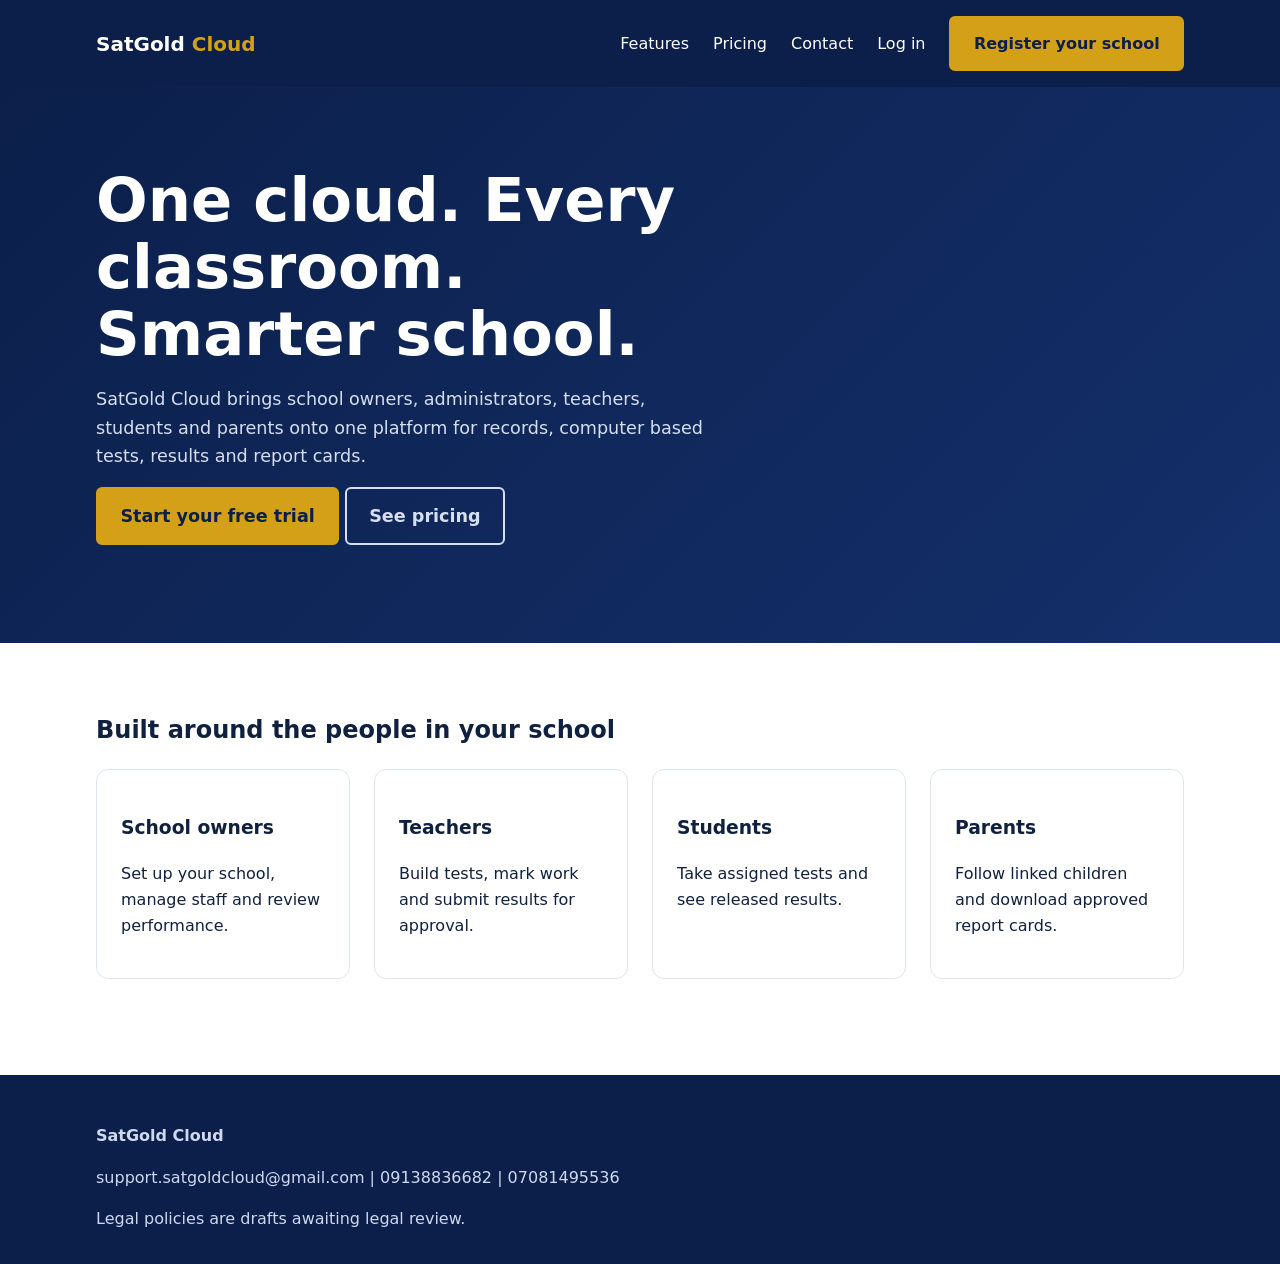
<file: index.html>
<!doctype html><html lang="en"><head><meta charset="utf-8"><meta name="viewport" content="width=device-width,initial-scale=1">
<title>SatGold Cloud | School management software</title><meta name="description" content="SatGold Cloud connects school owners, administrators, teachers, students and parents in one digital platform."><link rel="canonical" href="https://satgoldcloud.name.ng/">
<link rel="stylesheet" href="/src/css/tokens.css"><script src="/config.js"></script></head><body><main>
<section class="hero"><div class="wrap"><h1>One cloud. Every classroom. Smarter school.</h1><p>SatGold Cloud brings school owners, administrators, teachers, students and parents onto one platform for records, computer based tests, results and report cards.</p><p><a class="btn" href="/src/pages/register.html">Start your free trial</a> <a class="btn ghost" href="/src/pages/pricing.html">See pricing</a></p></div></section><section class="block"><div class="wrap"><h2>Built around the people in your school</h2><div class="grid"><div class="card"><h3>School owners</h3><p>Set up your school, manage staff and review performance.</p></div><div class="card"><h3>Teachers</h3><p>Build tests, mark work and submit results for approval.</p></div><div class="card"><h3>Students</h3><p>Take assigned tests and see released results.</p></div><div class="card"><h3>Parents</h3><p>Follow linked children and download approved report cards.</p></div></div></div></section>
</main><script type="module">import {mountLayout} from "/src/js/layout.js";mountLayout();
</script></body></html>
</file>
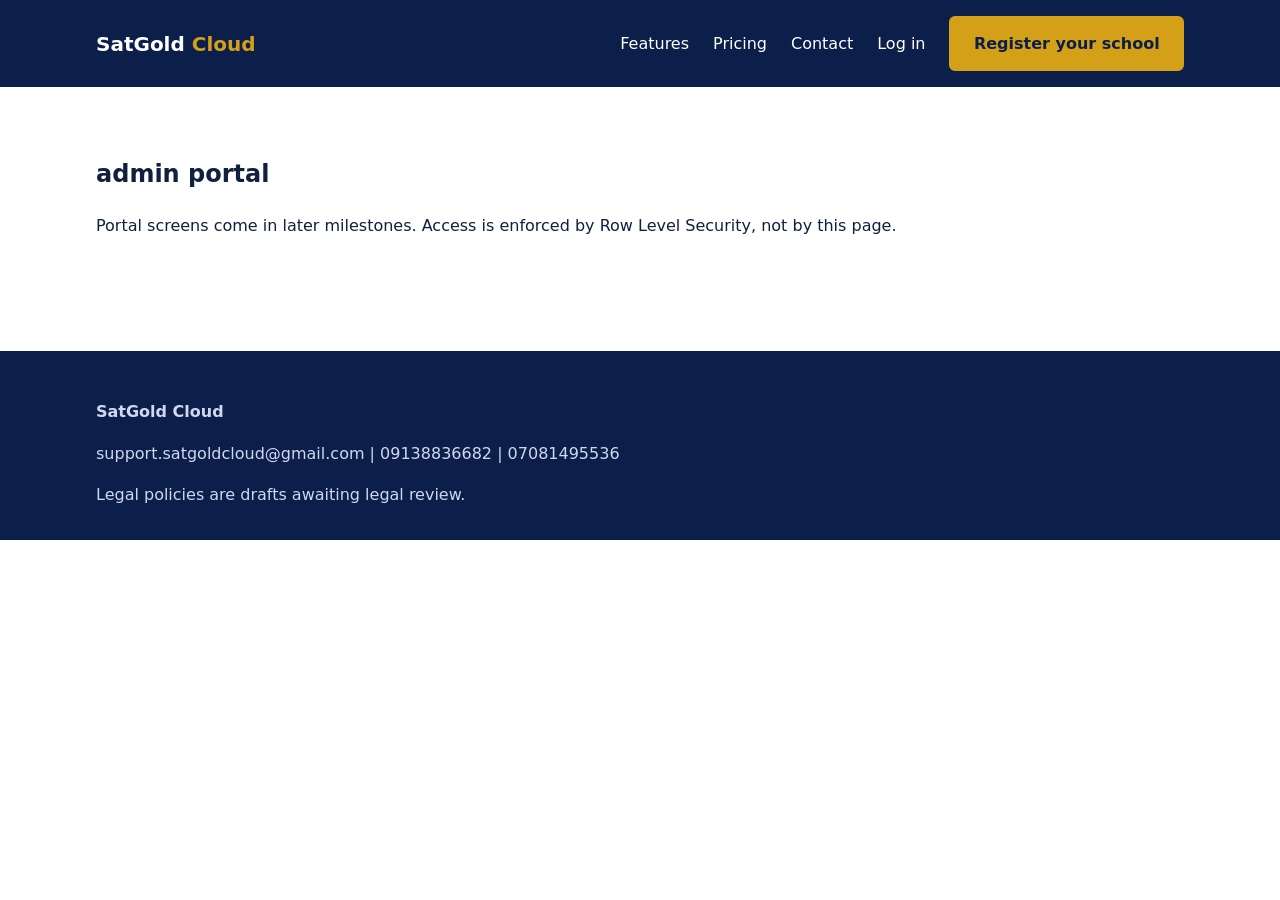
<file: src/portals/admin/index.html>
<!doctype html><html lang="en"><head><meta charset="utf-8"><meta name="viewport" content="width=device-width,initial-scale=1">
<title>admin portal | SatGold Cloud</title><meta name="robots" content="noindex"><meta name="description" content="Private portal"><link rel="canonical" href="https://satgoldcloud.name.ng/">
<link rel="stylesheet" href="/src/css/tokens.css"><script src="/config.js"></script></head><body><main>
<section class="block"><div class="wrap"><h1>admin portal</h1><p>Portal screens come in later milestones. Access is enforced by Row Level Security, not by this page.</p></div></section>
</main><script type="module">import {mountLayout} from "/src/js/layout.js";mountLayout();
</script></body></html>
</file>
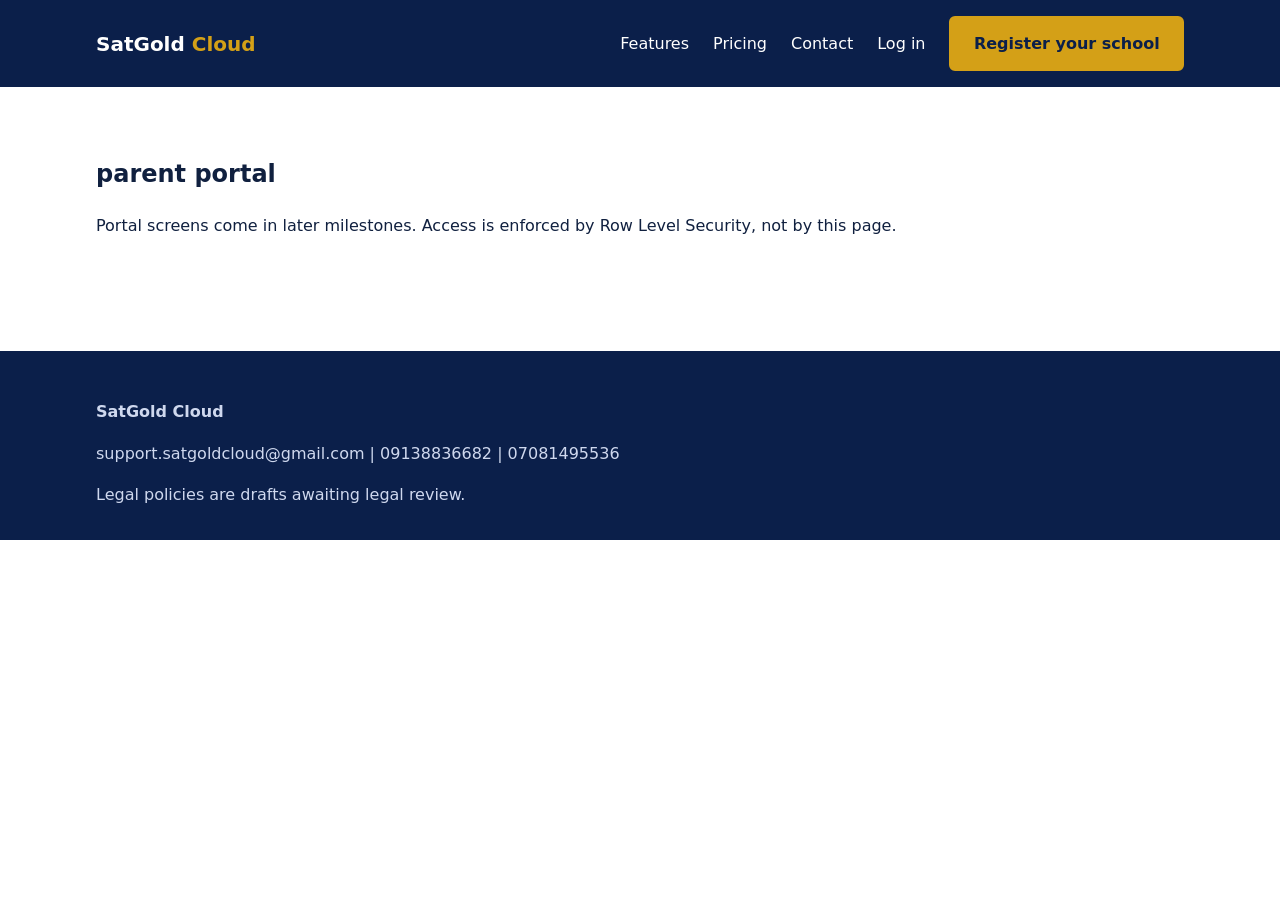
<file: src/portals/parent/index.html>
<!doctype html><html lang="en"><head><meta charset="utf-8"><meta name="viewport" content="width=device-width,initial-scale=1">
<title>parent portal | SatGold Cloud</title><meta name="robots" content="noindex"><meta name="description" content="Private portal"><link rel="canonical" href="https://satgoldcloud.name.ng/">
<link rel="stylesheet" href="/src/css/tokens.css"><script src="/config.js"></script></head><body><main>
<section class="block"><div class="wrap"><h1>parent portal</h1><p>Portal screens come in later milestones. Access is enforced by Row Level Security, not by this page.</p></div></section>
</main><script type="module">import {mountLayout} from "/src/js/layout.js";mountLayout();
</script></body></html>
</file>
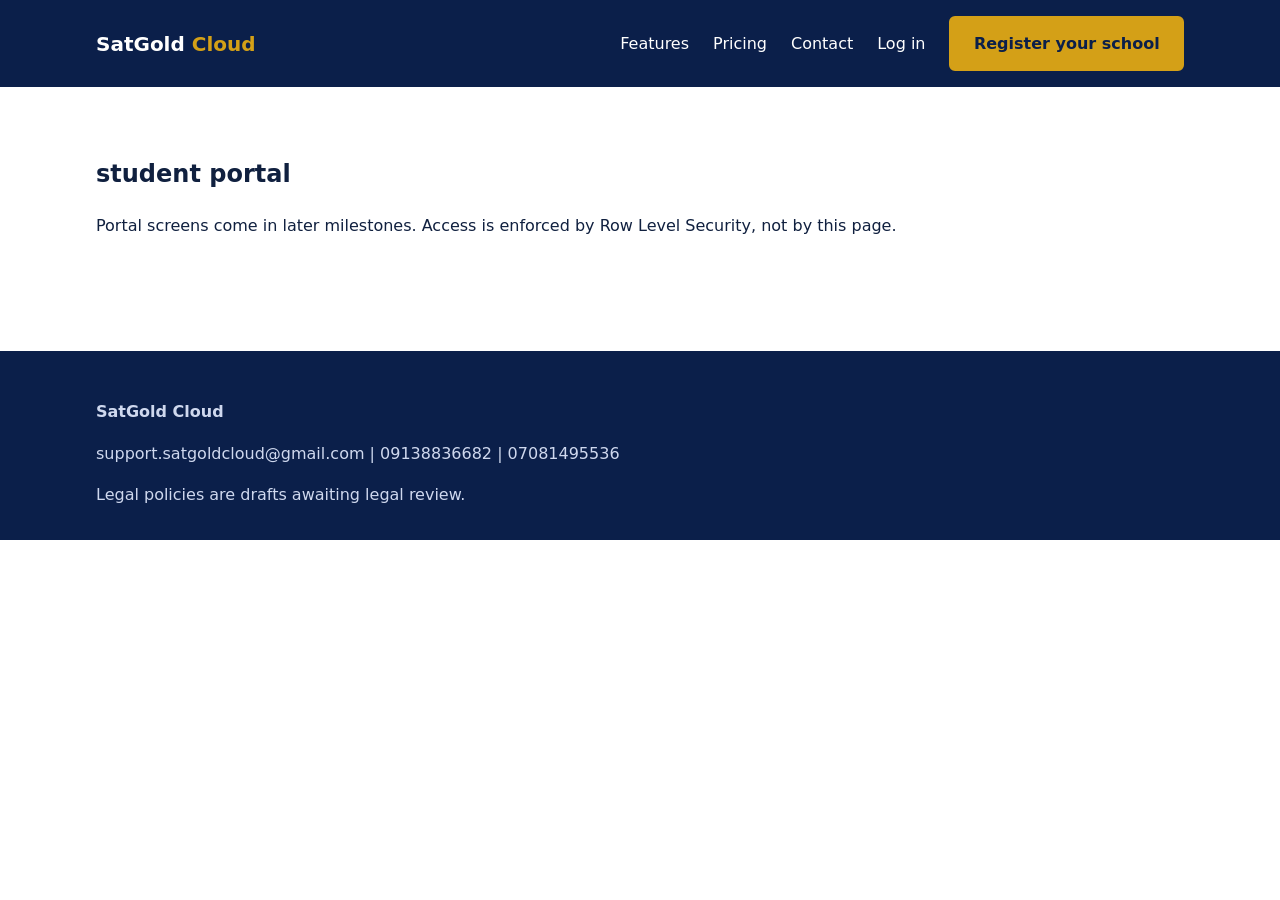
<file: src/portals/student/index.html>
<!doctype html><html lang="en"><head><meta charset="utf-8"><meta name="viewport" content="width=device-width,initial-scale=1">
<title>student portal | SatGold Cloud</title><meta name="robots" content="noindex"><meta name="description" content="Private portal"><link rel="canonical" href="https://satgoldcloud.name.ng/">
<link rel="stylesheet" href="/src/css/tokens.css"><script src="/config.js"></script></head><body><main>
<section class="block"><div class="wrap"><h1>student portal</h1><p>Portal screens come in later milestones. Access is enforced by Row Level Security, not by this page.</p></div></section>
</main><script type="module">import {mountLayout} from "/src/js/layout.js";mountLayout();
</script></body></html>
</file>
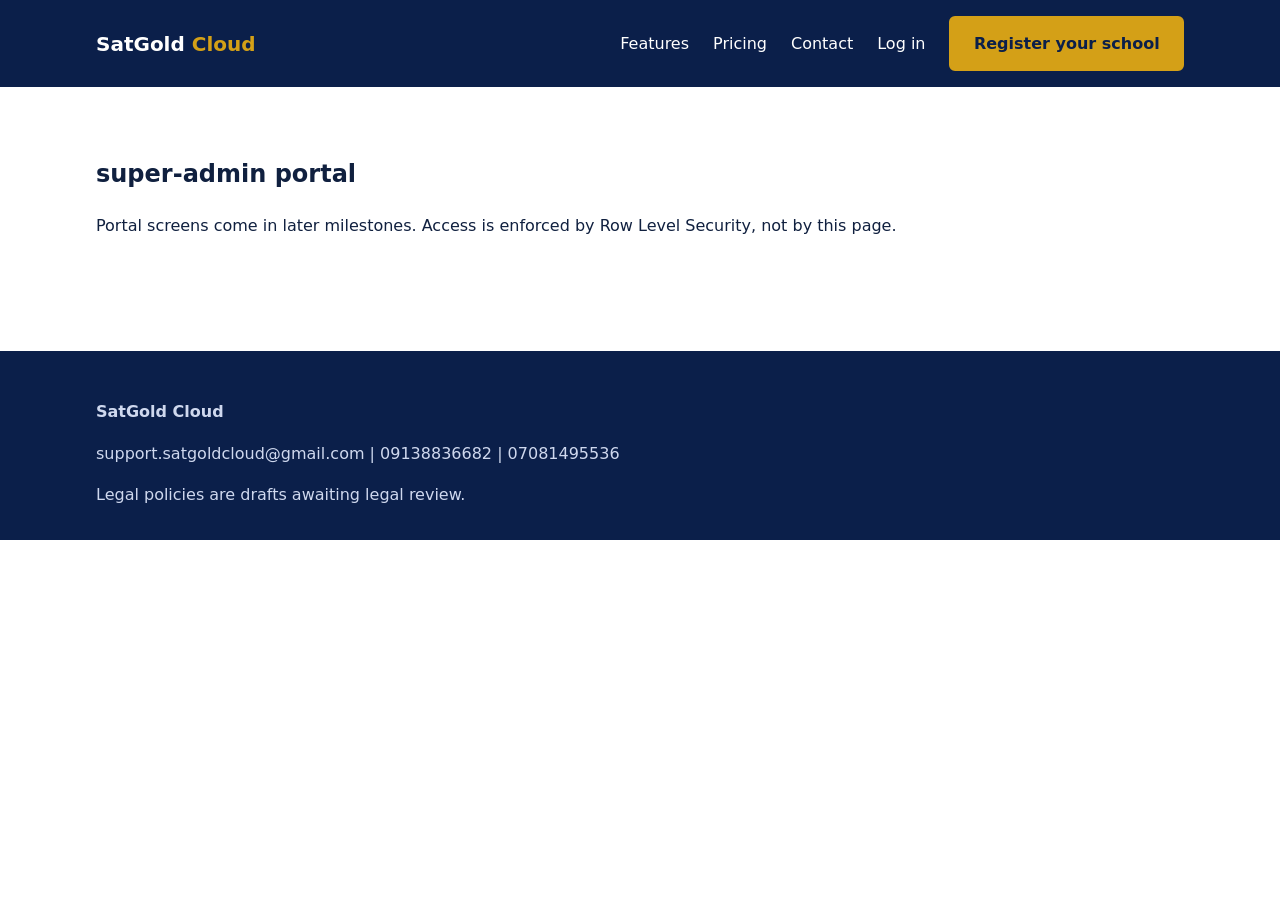
<file: src/portals/super-admin/index.html>
<!doctype html><html lang="en"><head><meta charset="utf-8"><meta name="viewport" content="width=device-width,initial-scale=1">
<title>super-admin portal | SatGold Cloud</title><meta name="robots" content="noindex"><meta name="description" content="Private portal"><link rel="canonical" href="https://satgoldcloud.name.ng/">
<link rel="stylesheet" href="/src/css/tokens.css"><script src="/config.js"></script></head><body><main>
<section class="block"><div class="wrap"><h1>super-admin portal</h1><p>Portal screens come in later milestones. Access is enforced by Row Level Security, not by this page.</p></div></section>
</main><script type="module">import {mountLayout} from "/src/js/layout.js";mountLayout();
</script></body></html>
</file>
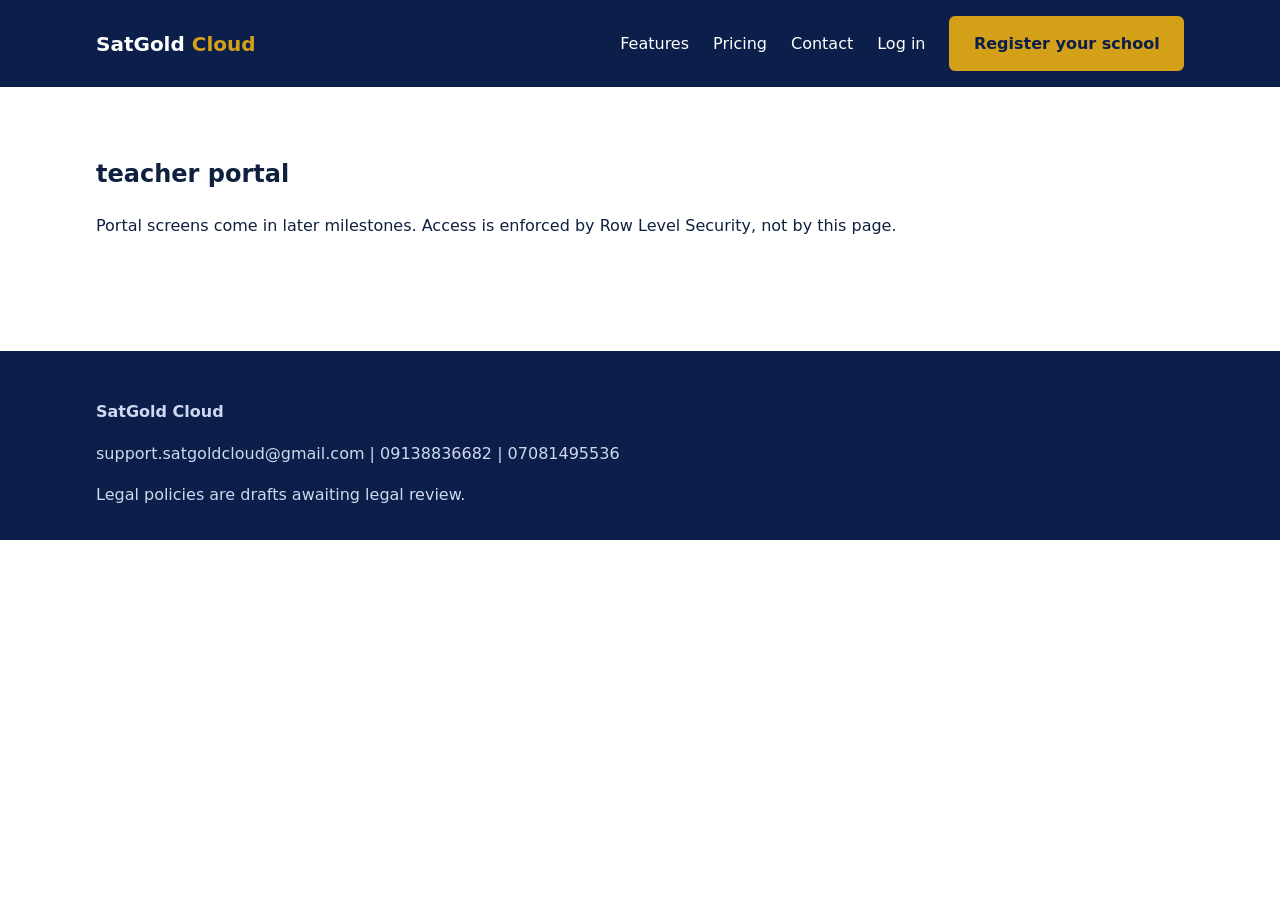
<file: src/portals/teacher/index.html>
<!doctype html><html lang="en"><head><meta charset="utf-8"><meta name="viewport" content="width=device-width,initial-scale=1">
<title>teacher portal | SatGold Cloud</title><meta name="robots" content="noindex"><meta name="description" content="Private portal"><link rel="canonical" href="https://satgoldcloud.name.ng/">
<link rel="stylesheet" href="/src/css/tokens.css"><script src="/config.js"></script></head><body><main>
<section class="block"><div class="wrap"><h1>teacher portal</h1><p>Portal screens come in later milestones. Access is enforced by Row Level Security, not by this page.</p></div></section>
</main><script type="module">import {mountLayout} from "/src/js/layout.js";mountLayout();
</script></body></html>
</file>
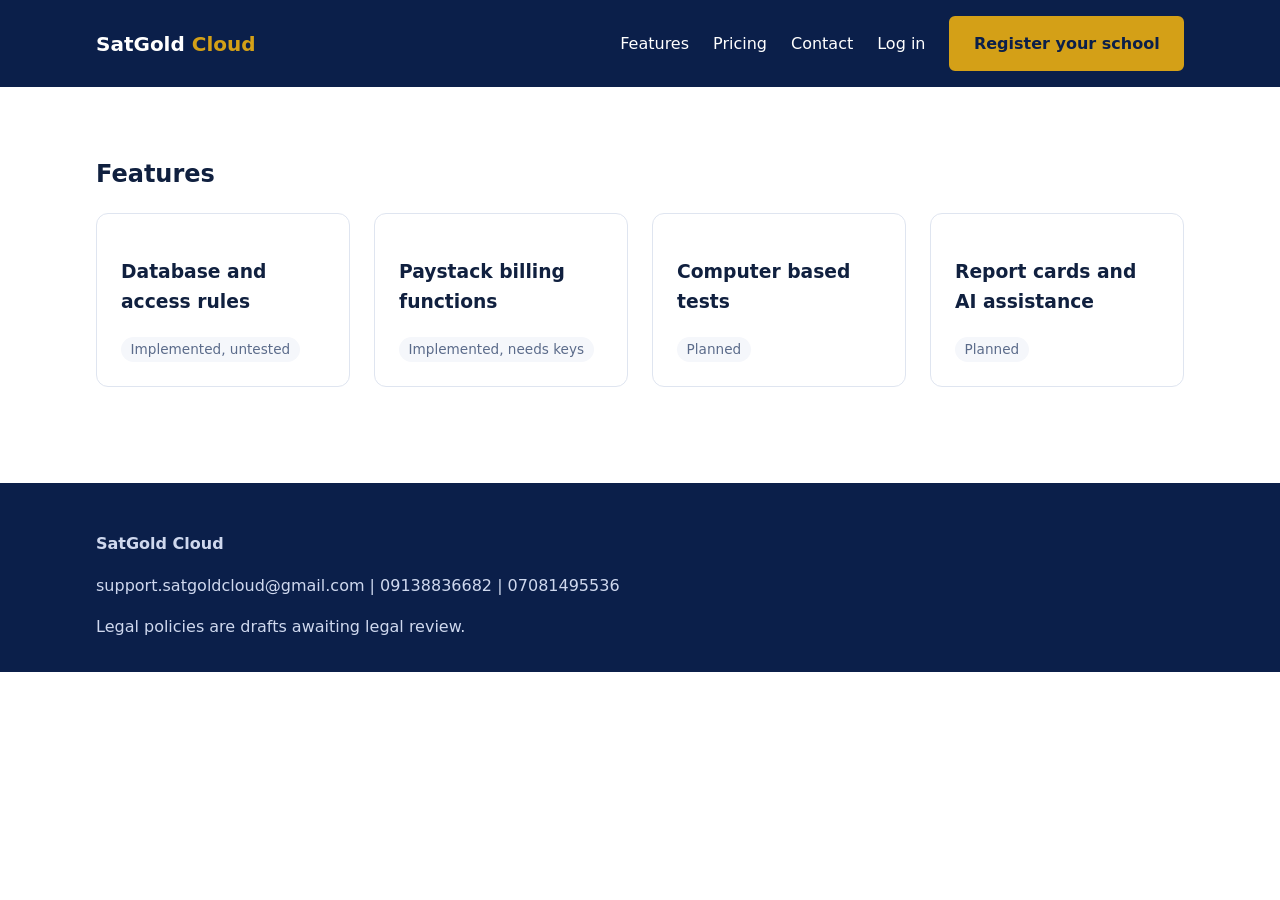
<file: src/pages/features.html>
<!doctype html><html lang="en"><head><meta charset="utf-8"><meta name="viewport" content="width=device-width,initial-scale=1">
<title>Features | SatGold Cloud</title><meta name="description" content="School setup, records, tests, results, report cards and billing."><link rel="canonical" href="https://satgoldcloud.name.ng/features">
<link rel="stylesheet" href="/src/css/tokens.css"><script src="/config.js"></script></head><body><main>
<section class="block"><div class="wrap"><h1>Features</h1><div class="grid"><div class="card"><h3>Database and access rules</h3><span class="tag">Implemented, untested</span></div><div class="card"><h3>Paystack billing functions</h3><span class="tag">Implemented, needs keys</span></div><div class="card"><h3>Computer based tests</h3><span class="tag">Planned</span></div><div class="card"><h3>Report cards and AI assistance</h3><span class="tag">Planned</span></div></div></div></section>
</main><script type="module">import {mountLayout} from "/src/js/layout.js";mountLayout();
</script></body></html>
</file>
<file: src/css/tokens.css>
:root{--navy:#0b1f4a;--navy-2:#14306b;--gold:#d4a017;--gold-2:#f0c75e;--ink:#10203f;--mute:#5b6b8a;--line:#dfe5f0;--bg:#f5f7fb;--white:#fff;--r-sm:6px;--r-md:12px;--s2:1rem;--s3:1.5rem;--s4:3rem;--font:"Segoe UI",system-ui,-apple-system,Roboto,sans-serif}
*{box-sizing:border-box}body{margin:0;font-family:var(--font);color:var(--ink);line-height:1.6}
:focus-visible{outline:3px solid var(--gold);outline-offset:2px}
@media(prefers-reduced-motion:reduce){*{transition:none!important;animation:none!important}}
.wrap{max-width:1120px;margin:0 auto;padding:0 var(--s2)}
.btn{display:inline-block;padding:.8rem 1.4rem;border-radius:var(--r-sm);font-weight:600;text-decoration:none;border:2px solid var(--gold);background:var(--gold);color:var(--navy);cursor:pointer}
.btn:hover{background:var(--gold-2)}.btn.ghost{background:transparent;color:inherit;border-color:currentColor}
header.site{background:var(--navy);color:#fff}header.site .wrap{display:flex;align-items:center;justify-content:space-between;gap:var(--s2);flex-wrap:wrap;padding-top:var(--s2);padding-bottom:var(--s2)}
header.site nav{display:flex;gap:var(--s3);flex-wrap:wrap;align-items:center}header.site a{text-decoration:none;color:#fff}header.site a.btn{color:var(--navy)}
.logo{font-weight:800;font-size:1.25rem}.logo b{color:var(--gold)}
.hero{background:linear-gradient(135deg,var(--navy),var(--navy-2));color:#fff;padding:5rem 0}
.hero h1{font-size:clamp(2.2rem,5vw,3.8rem);line-height:1.1;margin:0 0 var(--s2);max-width:14ch}.hero p{max-width:55ch;color:#d6def0;font-size:1.1rem}
section.block{padding:var(--s4) 0}
.grid{display:grid;gap:var(--s3);grid-template-columns:repeat(auto-fit,minmax(240px,1fr))}
.card{border:1px solid var(--line);border-radius:var(--r-md);padding:var(--s3)}.card.featured{border:2px solid var(--gold)}.price{font-size:2rem;font-weight:800;color:var(--navy)}
form.stack{display:grid;gap:var(--s2);max-width:560px}label{font-weight:600;display:grid;gap:.3rem}
input,textarea{padding:.7rem;border:1px solid var(--line);border-radius:var(--r-sm);font:inherit}
.msg{padding:.8rem;border-radius:var(--r-sm)}.msg.err{background:#fde8e8}.msg.ok{background:#e6f6ea}
footer.site{background:var(--navy);color:#cfd8ee;padding:var(--s4) 0 var(--s2);margin-top:var(--s4)}footer.site a{color:#fff}
.tag{display:inline-block;background:var(--bg);border-radius:99px;padding:.1rem .6rem;font-size:.85rem;color:var(--mute)}
</file>
